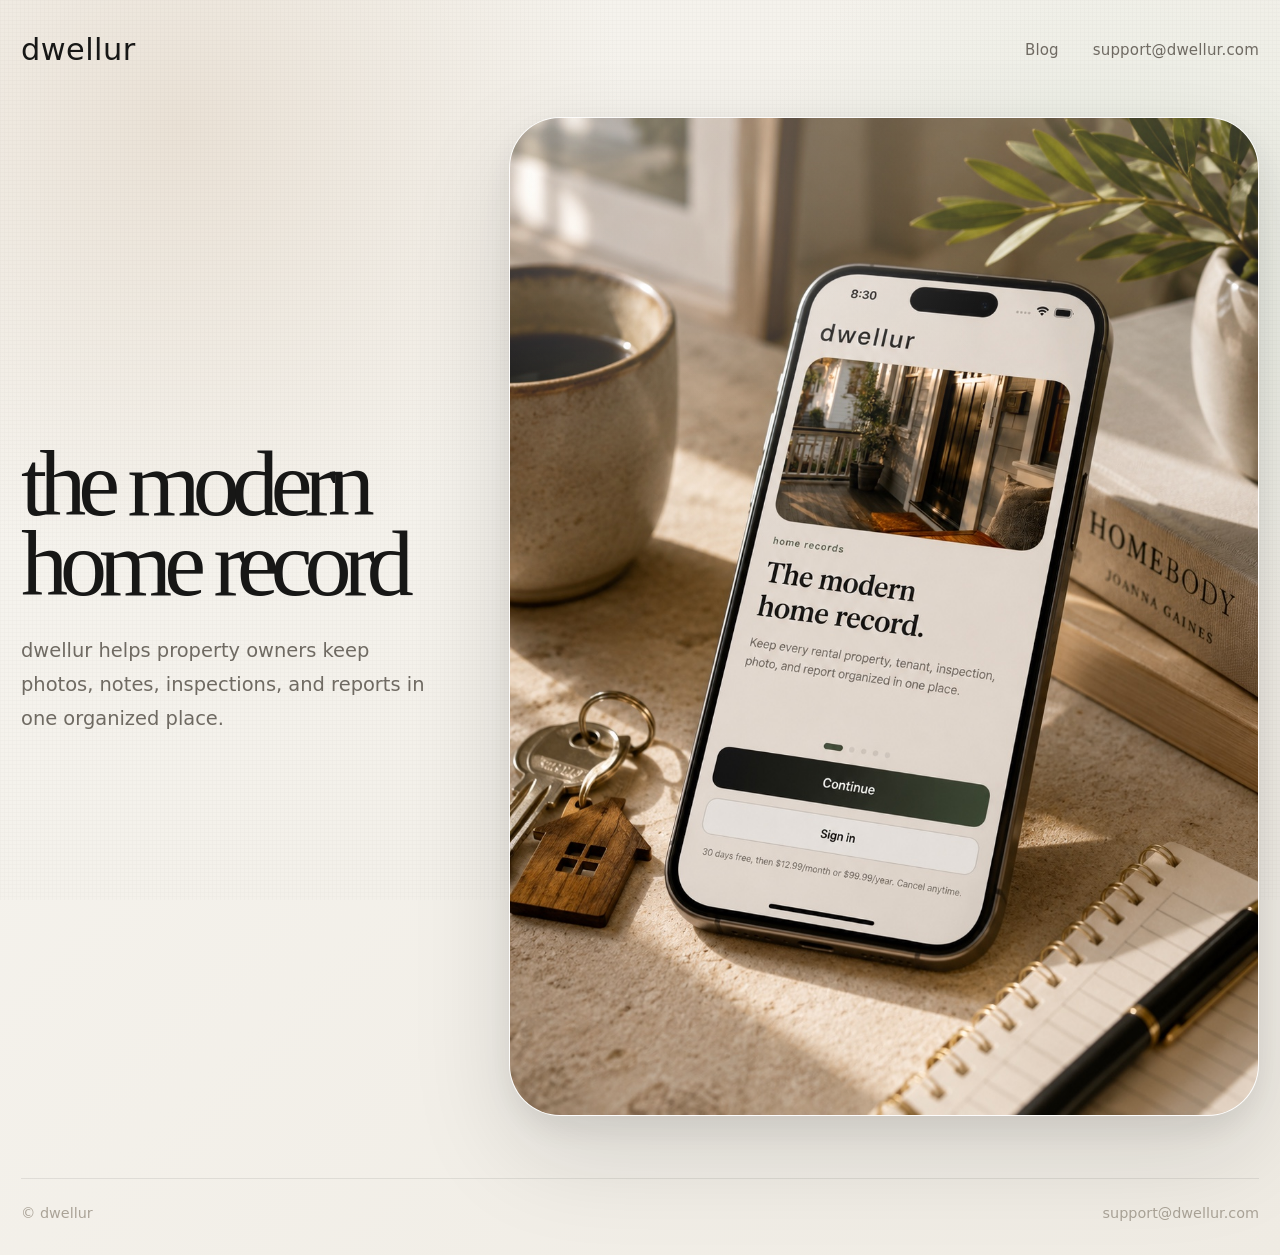
<file: index.html>
<!doctype html>
<html lang="en">
  <head>
    <meta charset="utf-8" />
    <meta name="viewport" content="width=device-width, initial-scale=1" />
    <title>dwellur — the modern home record</title>
    <meta
      name="description"
      content="dwellur helps property owners keep photos, notes, inspections, and reports in one organized place."
    />
    <link rel="icon" href="favicon.ico" sizes="any" />
    <link rel="icon" type="image/png" href="favicon.png" />
    <link rel="apple-touch-icon" href="apple-touch-icon.png" />
    <link rel="stylesheet" href="styles.css" />
  </head>

  <body>
    <div class="noise" aria-hidden="true"></div>

    <main class="page">
      <header class="nav" aria-label="Site header">
        <a class="brand" href="index.html" aria-label="dwellur home">dwellur</a>
        <nav class="nav-links" aria-label="Site navigation">
          <a class="nav-link" href="blog.html">Blog</a>
          <a class="contact" href="mailto:support@dwellur.com">support@dwellur.com</a>
        </nav>
      </header>

      <section class="hero" aria-labelledby="hero-title">
        <div class="hero-copy">
          <h1 id="hero-title">the modern home record</h1>
          <p class="lede">
            dwellur helps property owners keep photos, notes, inspections, and reports in one organized place.
          </p>
        </div>

        <figure class="image-card">
          <img
            src="dwellur-hero.jpg"
            alt="dwellur app displayed on an iPhone in a warm modern home setting"
          />
        </figure>
      </section>

      <footer class="footer">
        <span>© dwellur</span>
        <a href="mailto:support@dwellur.com">support@dwellur.com</a>
      </footer>
    </main>
  </body>
</html>
</file>
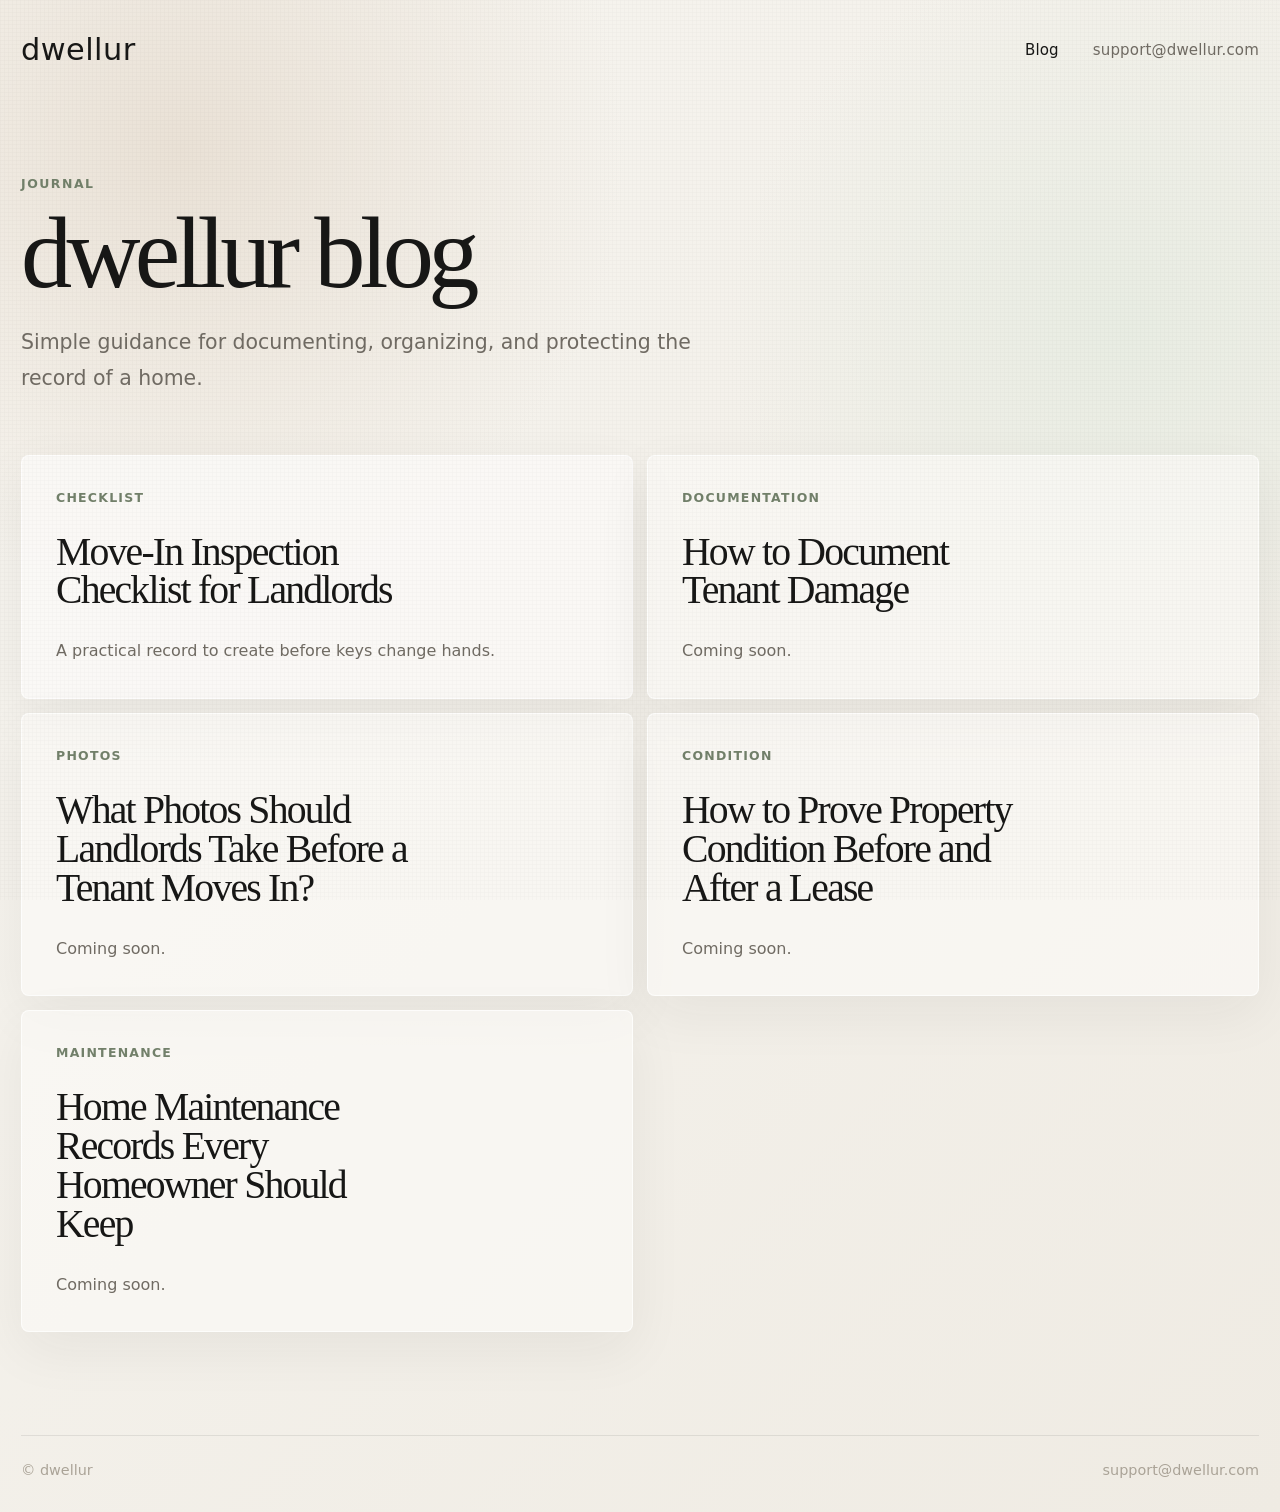
<file: blog.html>
<!doctype html>
<html lang="en">
  <head>
    <meta charset="utf-8" />
    <meta name="viewport" content="width=device-width, initial-scale=1" />
    <title>dwellur blog | Home documentation guidance</title>
    <meta
      name="description"
      content="Simple guidance from dwellur for documenting, organizing, and protecting the record of a home."
    />
    <meta name="robots" content="index, follow" />
    <meta property="og:title" content="dwellur blog" />
    <meta
      property="og:description"
      content="Simple guidance for documenting, organizing, and protecting the record of a home."
    />
    <meta property="og:type" content="website" />
    <link rel="icon" href="favicon.ico" sizes="any" />
    <link rel="icon" type="image/png" href="favicon.png" />
    <link rel="apple-touch-icon" href="apple-touch-icon.png" />
    <link rel="stylesheet" href="styles.css" />
  </head>

  <body>
    <div class="noise" aria-hidden="true"></div>

    <main class="page content-page">
      <header class="nav" aria-label="Site header">
        <a class="brand" href="index.html" aria-label="dwellur home">dwellur</a>
        <nav class="nav-links" aria-label="Site navigation">
          <a class="nav-link" href="blog.html" aria-current="page">Blog</a>
          <a class="contact" href="mailto:support@dwellur.com">support@dwellur.com</a>
        </nav>
      </header>

      <section class="blog-hero" aria-labelledby="blog-title">
        <p class="eyebrow">Journal</p>
        <h1 id="blog-title" class="blog-title">dwellur blog</h1>
        <p class="blog-subtitle">
          Simple guidance for documenting, organizing, and protecting the record of a home.
        </p>
      </section>

      <section class="blog-grid" aria-label="Blog articles">
        <a class="blog-card is-linked" href="move-in-inspection-checklist.html">
          <span>Checklist</span>
          <h2>Move-In Inspection Checklist for Landlords</h2>
          <p>A practical record to create before keys change hands.</p>
        </a>

        <article class="blog-card">
          <span>Documentation</span>
          <h2>How to Document Tenant Damage</h2>
          <p>Coming soon.</p>
        </article>

        <article class="blog-card">
          <span>Photos</span>
          <h2>What Photos Should Landlords Take Before a Tenant Moves In?</h2>
          <p>Coming soon.</p>
        </article>

        <article class="blog-card">
          <span>Condition</span>
          <h2>How to Prove Property Condition Before and After a Lease</h2>
          <p>Coming soon.</p>
        </article>

        <article class="blog-card">
          <span>Maintenance</span>
          <h2>Home Maintenance Records Every Homeowner Should Keep</h2>
          <p>Coming soon.</p>
        </article>
      </section>

      <footer class="footer">
        <span>© dwellur</span>
        <a href="mailto:support@dwellur.com">support@dwellur.com</a>
      </footer>
    </main>
  </body>
</html>
</file>
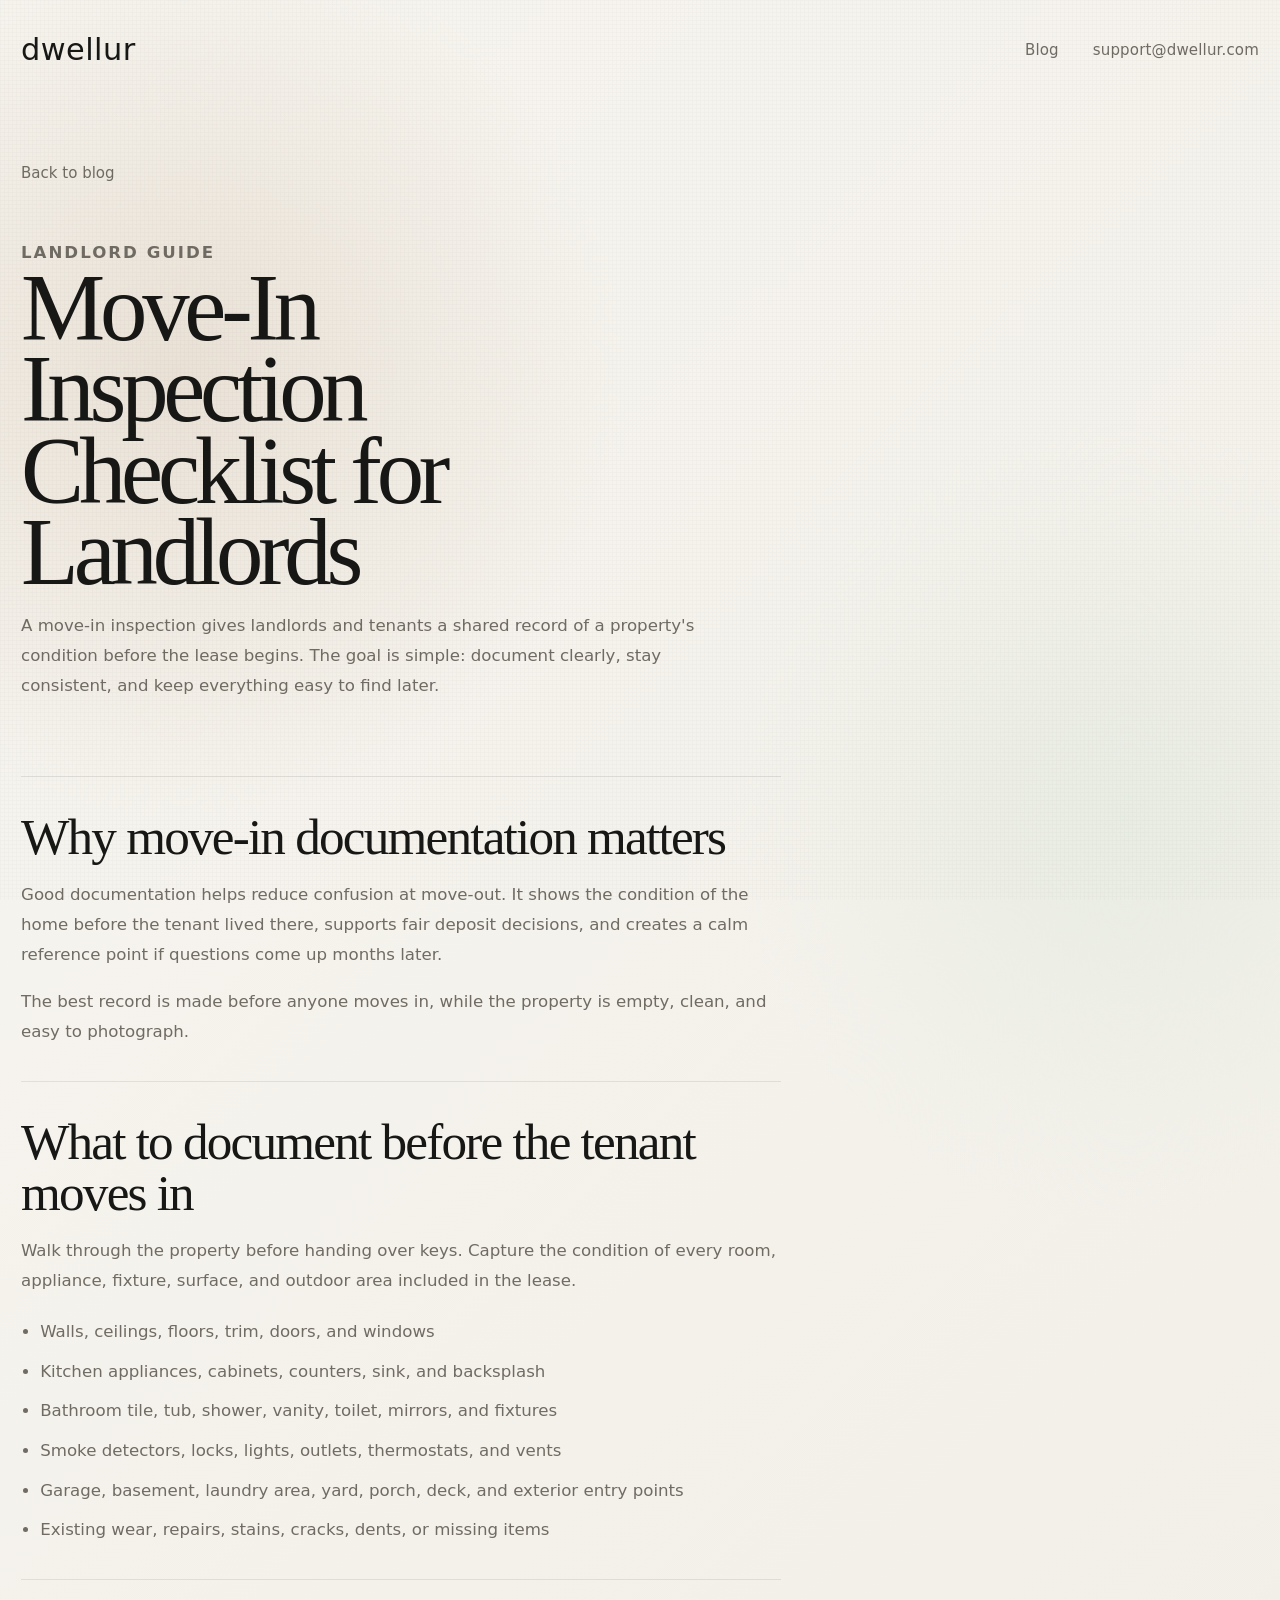
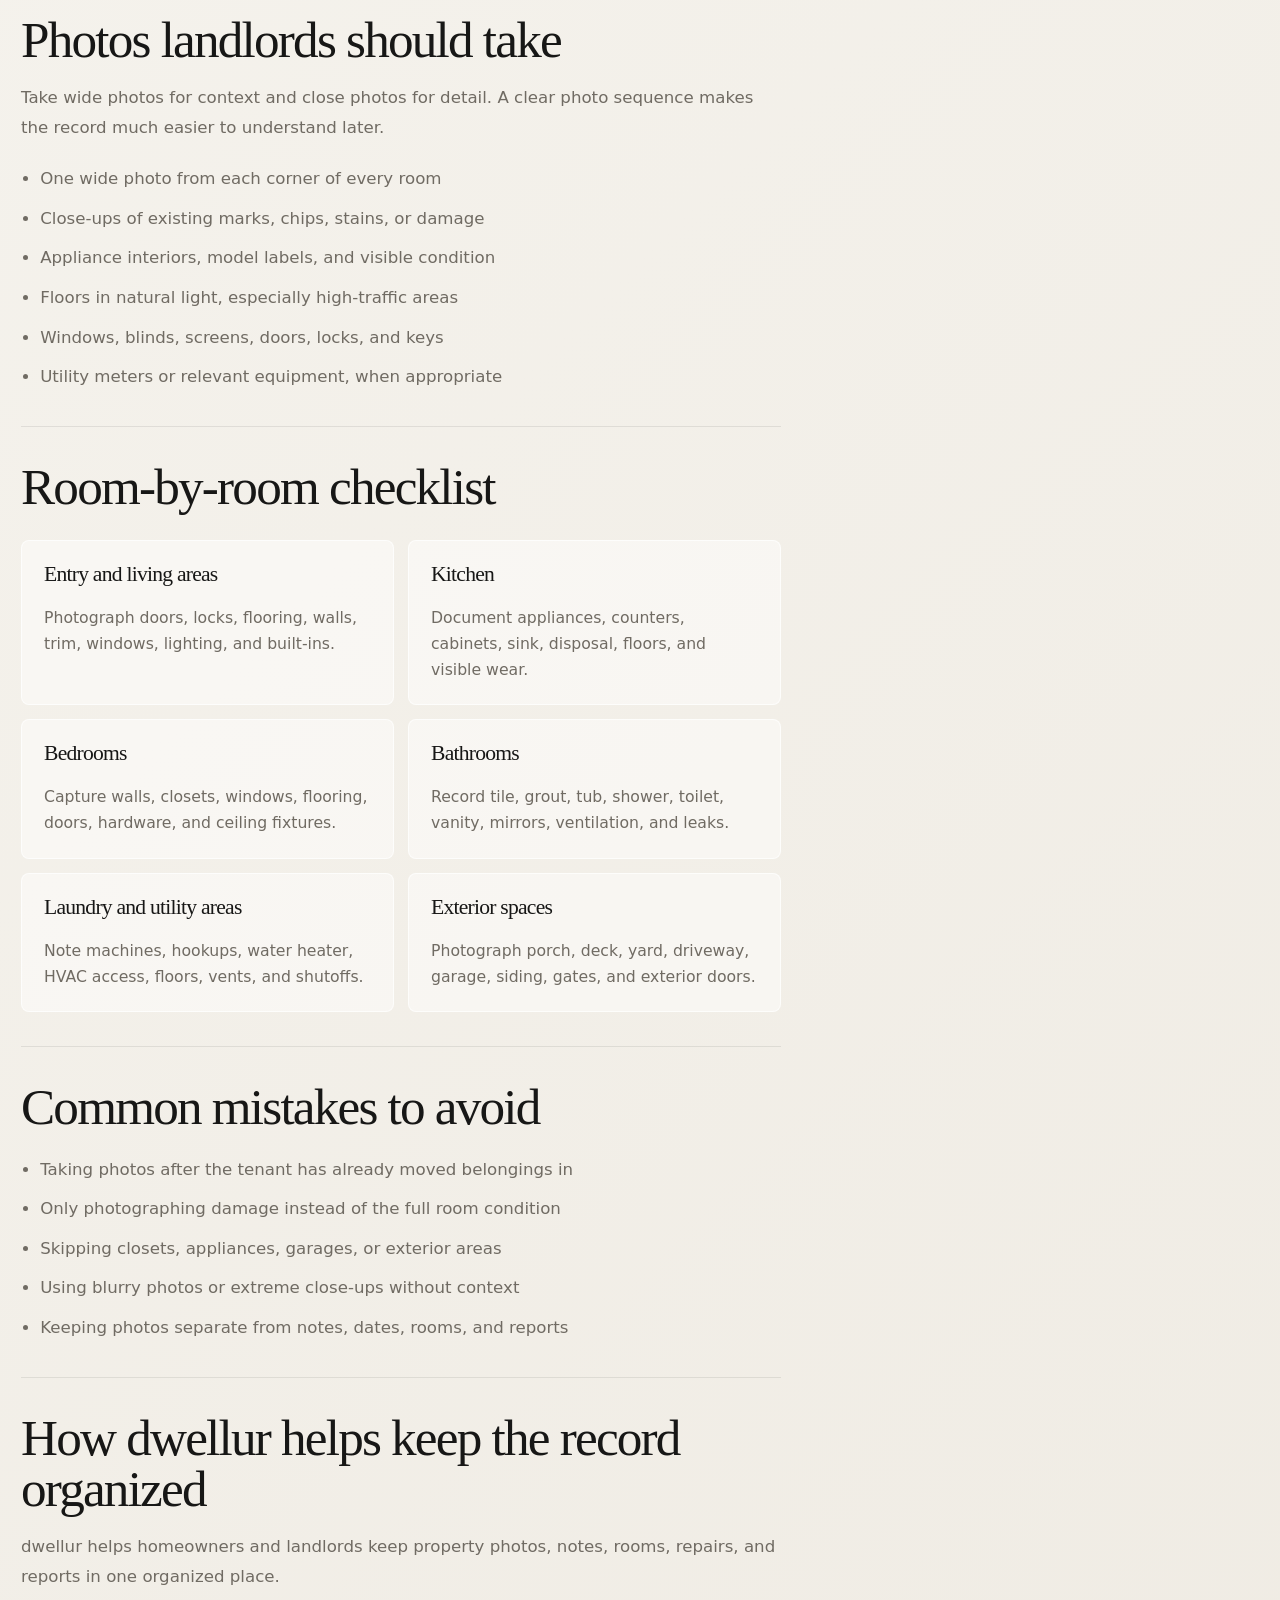
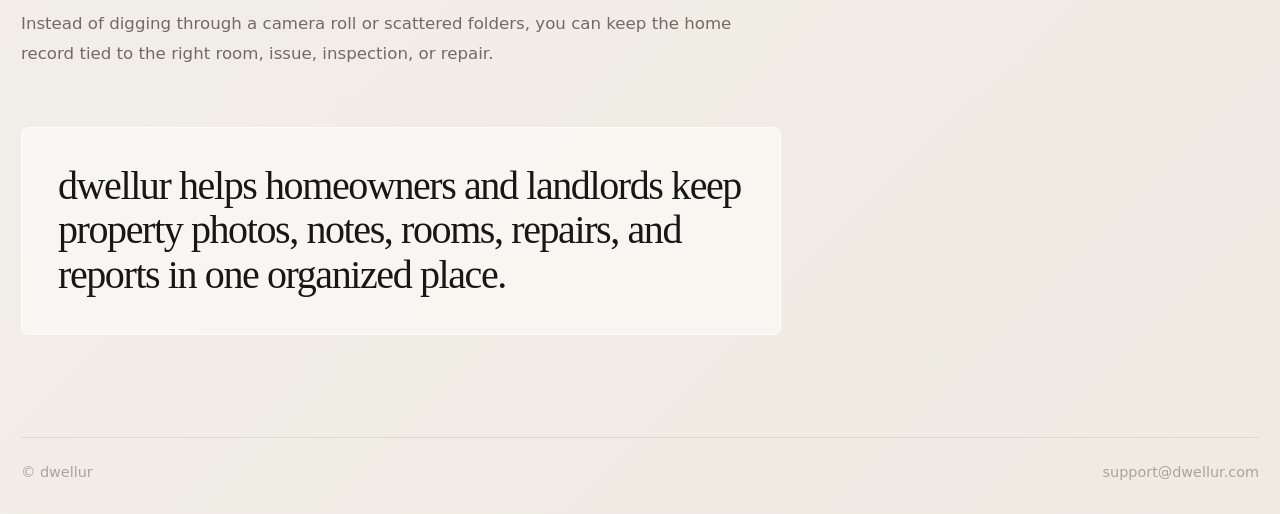
<file: move-in-inspection-checklist.html>
<!doctype html>
<html lang="en">
  <head>
    <meta charset="utf-8" />
    <meta name="viewport" content="width=device-width, initial-scale=1" />
    <title>Move-In Inspection Checklist for Landlords | dwellur</title>
    <meta
      name="description"
      content="A simple move-in inspection checklist for landlords, including what to document, which photos to take, and common mistakes to avoid."
    />
    <meta name="robots" content="index, follow" />
    <meta property="og:title" content="Move-In Inspection Checklist for Landlords" />
    <meta
      property="og:description"
      content="A practical guide to documenting property condition before a tenant moves in."
    />
    <meta property="og:type" content="article" />
    <link rel="icon" href="favicon.ico" sizes="any" />
    <link rel="icon" type="image/png" href="favicon.png" />
    <link rel="apple-touch-icon" href="apple-touch-icon.png" />
    <link rel="stylesheet" href="styles.css" />
  </head>

  <body>
    <div class="noise" aria-hidden="true"></div>

    <main class="page content-page article-page">
      <header class="nav" aria-label="Site header">
        <a class="brand" href="index.html" aria-label="dwellur home">dwellur</a>
        <nav class="nav-links" aria-label="Site navigation">
          <a class="nav-link" href="blog.html">Blog</a>
          <a class="contact" href="mailto:support@dwellur.com">support@dwellur.com</a>
        </nav>
      </header>

      <article class="article">
        <a class="back-link" href="blog.html">Back to blog</a>

        <header class="article-header">
          <p class="eyebrow">Landlord guide</p>
          <h1 class="article-title">Move-In Inspection Checklist for Landlords</h1>
          <p class="article-intro">
            A move-in inspection gives landlords and tenants a shared record of a property's
            condition before the lease begins. The goal is simple: document clearly, stay consistent,
            and keep everything easy to find later.
          </p>
        </header>

        <section>
          <h2>Why move-in documentation matters</h2>
          <p>
            Good documentation helps reduce confusion at move-out. It shows the condition of the
            home before the tenant lived there, supports fair deposit decisions, and creates a calm
            reference point if questions come up months later.
          </p>
          <p>
            The best record is made before anyone moves in, while the property is empty, clean, and
            easy to photograph.
          </p>
        </section>

        <section>
          <h2>What to document before the tenant moves in</h2>
          <p>
            Walk through the property before handing over keys. Capture the condition of every room,
            appliance, fixture, surface, and outdoor area included in the lease.
          </p>
          <ul>
            <li>Walls, ceilings, floors, trim, doors, and windows</li>
            <li>Kitchen appliances, cabinets, counters, sink, and backsplash</li>
            <li>Bathroom tile, tub, shower, vanity, toilet, mirrors, and fixtures</li>
            <li>Smoke detectors, locks, lights, outlets, thermostats, and vents</li>
            <li>Garage, basement, laundry area, yard, porch, deck, and exterior entry points</li>
            <li>Existing wear, repairs, stains, cracks, dents, or missing items</li>
          </ul>
        </section>

        <section>
          <h2>Photos landlords should take</h2>
          <p>
            Take wide photos for context and close photos for detail. A clear photo sequence makes
            the record much easier to understand later.
          </p>
          <ul>
            <li>One wide photo from each corner of every room</li>
            <li>Close-ups of existing marks, chips, stains, or damage</li>
            <li>Appliance interiors, model labels, and visible condition</li>
            <li>Floors in natural light, especially high-traffic areas</li>
            <li>Windows, blinds, screens, doors, locks, and keys</li>
            <li>Utility meters or relevant equipment, when appropriate</li>
          </ul>
        </section>

        <section>
          <h2>Room-by-room checklist</h2>
          <div class="checklist-grid">
            <div>
              <h3>Entry and living areas</h3>
              <p>Photograph doors, locks, flooring, walls, trim, windows, lighting, and built-ins.</p>
            </div>
            <div>
              <h3>Kitchen</h3>
              <p>Document appliances, counters, cabinets, sink, disposal, floors, and visible wear.</p>
            </div>
            <div>
              <h3>Bedrooms</h3>
              <p>Capture walls, closets, windows, flooring, doors, hardware, and ceiling fixtures.</p>
            </div>
            <div>
              <h3>Bathrooms</h3>
              <p>Record tile, grout, tub, shower, toilet, vanity, mirrors, ventilation, and leaks.</p>
            </div>
            <div>
              <h3>Laundry and utility areas</h3>
              <p>Note machines, hookups, water heater, HVAC access, floors, vents, and shutoffs.</p>
            </div>
            <div>
              <h3>Exterior spaces</h3>
              <p>Photograph porch, deck, yard, driveway, garage, siding, gates, and exterior doors.</p>
            </div>
          </div>
        </section>

        <section>
          <h2>Common mistakes to avoid</h2>
          <ul>
            <li>Taking photos after the tenant has already moved belongings in</li>
            <li>Only photographing damage instead of the full room condition</li>
            <li>Skipping closets, appliances, garages, or exterior areas</li>
            <li>Using blurry photos or extreme close-ups without context</li>
            <li>Keeping photos separate from notes, dates, rooms, and reports</li>
          </ul>
        </section>

        <section>
          <h2>How dwellur helps keep the record organized</h2>
          <p>
            dwellur helps homeowners and landlords keep property photos, notes, rooms, repairs, and
            reports in one organized place.
          </p>
          <p>
            Instead of digging through a camera roll or scattered folders, you can keep the home
            record tied to the right room, issue, inspection, or repair.
          </p>
        </section>

        <aside class="article-cta">
          <p>
            dwellur helps homeowners and landlords keep property photos, notes, rooms, repairs, and
            reports in one organized place.
          </p>
        </aside>
      </article>

      <footer class="footer">
        <span>© dwellur</span>
        <a href="mailto:support@dwellur.com">support@dwellur.com</a>
      </footer>
    </main>
  </body>
</html>
</file>
<file: styles.css>
/* dwellur premium static landing page */

:root {
  --background: #f7f5f0;
  --paper: #fbfaf7;
  --text: #171716;
  --muted: #706b63;
  --soft: #aaa397;
  --line: rgba(26, 26, 26, 0.09);
  --sage: #72806a;
  --stone: #e8dfd3;
  --shadow: rgba(26, 26, 26, 0.13);
}

* {
  box-sizing: border-box;
}

html {
  min-height: 100%;
  background: var(--background);
}

body {
  min-height: 100%;
  margin: 0;
  color: var(--text);
  background:
    radial-gradient(circle at 14% 10%, rgba(232, 223, 211, 0.9), transparent 28rem),
    radial-gradient(circle at 88% 22%, rgba(231, 236, 226, 0.9), transparent 25rem),
    linear-gradient(135deg, #f7f5f0 0%, #efebe3 100%);
  font-family:
    Inter, ui-sans-serif, system-ui, -apple-system, BlinkMacSystemFont, "Segoe UI",
    sans-serif;
}

.noise {
  pointer-events: none;
  position: fixed;
  inset: 0;
  opacity: 0.035;
  background-image:
    linear-gradient(90deg, rgba(0,0,0,.5) 1px, transparent 1px),
    linear-gradient(rgba(0,0,0,.5) 1px, transparent 1px);
  background-size: 4px 4px;
  mix-blend-mode: multiply;
}

a {
  color: inherit;
  text-decoration: none;
}

.page {
  width: min(1320px, calc(100% - 42px));
  min-height: 100vh;
  margin: 0 auto;
  display: grid;
  grid-template-rows: auto 1fr auto;
}

.nav {
  display: flex;
  justify-content: space-between;
  align-items: center;
  gap: 22px;
  padding: 32px 0;
}

.brand {
  font-size: clamp(1.35rem, 1.1rem + 1vw, 2.15rem);
  font-weight: 500;
  letter-spacing: 0.015em;
}

.nav-links {
  display: flex;
  align-items: center;
  justify-content: flex-end;
  gap: clamp(18px, 3vw, 34px);
}

.nav-link,
.contact {
  color: var(--muted);
  font-size: 0.94rem;
  letter-spacing: 0.01em;
  transition: color 180ms ease, opacity 180ms ease;
}

.nav-link:hover,
.nav-link[aria-current="page"],
.contact:hover {
  color: var(--text);
}

.hero {
  display: grid;
  grid-template-columns: 0.72fr 1.28fr;
  align-items: center;
  gap: clamp(32px, 5.2vw, 78px);
  padding: 18px 0 62px;
}

.hero-copy {
  max-width: 480px;
  padding-bottom: 6vh;
}
h1 {
  margin: 0;
  max-width: 10ch;
  font-family: Georgia, "Times New Roman", serif;
  font-size: clamp(3.8rem, 7.35vw, 8.15rem);
  line-height: 0.86;
  letter-spacing: -0.085em;
  font-weight: 500;
}

.lede {
  margin: 30px 0 0;
  color: var(--muted);
  font-size: clamp(1rem, 0.96rem + 0.32vw, 1.22rem);
  line-height: 1.75;
}

.image-card {
  position: relative;
  margin: 0;
  overflow: hidden;
  border-radius: clamp(28px, 4vw, 56px);
  border: 1px solid rgba(255,255,255,0.7);
  background: var(--paper);
  box-shadow:
    0 38px 100px var(--shadow),
    0 12px 34px rgba(26, 26, 26, 0.08),
    inset 0 1px 0 rgba(255, 255, 255, 0.85);
}

.image-card::before {
  content: "";
  position: absolute;
  inset: 0;
  z-index: 1;
  background:
    linear-gradient(180deg, rgba(255,255,255,0.16), transparent 36%),
    radial-gradient(circle at 20% 10%, rgba(255,255,255,0.24), transparent 22rem);
  pointer-events: none;
}

.image-card img {
  display: block;
  width: 100%;
  height: auto;
  min-height: 0;
  aspect-ratio: auto;
  object-fit: contain;
  object-position: center center;
}

.footer {
  display: flex;
  justify-content: space-between;
  gap: 20px;
  padding: 26px 0 34px;
  border-top: 1px solid var(--line);
  color: var(--soft);
  font-size: 0.9rem;
}

.footer a:hover {
  color: var(--text);
}

.content-page {
  grid-template-rows: auto auto 1fr auto;
}

.article-page {
  grid-template-rows: auto 1fr auto;
}

.eyebrow {
  margin: 0 0 18px;
  color: var(--sage);
  font-size: 0.78rem;
  font-weight: 600;
  letter-spacing: 0.12em;
  text-transform: uppercase;
}

.blog-hero {
  max-width: 760px;
  padding: clamp(28px, 6vw, 80px) 0 clamp(28px, 5vw, 58px);
}

.blog-title,
.article-title {
  max-width: 12ch;
  letter-spacing: -0.055em;
}

.blog-title {
  font-size: clamp(3.4rem, 8vw, 7rem);
}

.blog-subtitle,
.article-intro {
  margin: 28px 0 0;
  max-width: 690px;
  color: var(--muted);
  font-size: clamp(1.06rem, 1rem + 0.35vw, 1.28rem);
  line-height: 1.75;
}

.blog-grid {
  display: grid;
  grid-template-columns: repeat(2, minmax(0, 1fr));
  gap: 14px;
  padding: 0 0 clamp(58px, 8vw, 104px);
}

.blog-card {
  display: flex;
  min-height: 210px;
  flex-direction: column;
  justify-content: space-between;
  gap: 28px;
  padding: clamp(24px, 3vw, 34px);
  border: 1px solid rgba(255, 255, 255, 0.72);
  border-radius: 8px;
  background: rgba(251, 250, 247, 0.68);
  box-shadow: 0 18px 56px rgba(26, 26, 26, 0.06);
}

.blog-card span {
  color: var(--sage);
  font-size: 0.78rem;
  font-weight: 600;
  letter-spacing: 0.1em;
  text-transform: uppercase;
}

.blog-card h2 {
  margin: auto 0 0;
  max-width: 18ch;
  font-family: Georgia, "Times New Roman", serif;
  font-size: clamp(1.85rem, 3.1vw, 3rem);
  font-weight: 500;
  line-height: 0.98;
  letter-spacing: -0.045em;
}

.blog-card p {
  margin: 0;
  max-width: 28rem;
  color: var(--muted);
  line-height: 1.6;
}

.blog-card.is-linked {
  background: rgba(251, 250, 247, 0.86);
  transition:
    transform 180ms ease,
    border-color 180ms ease,
    box-shadow 180ms ease;
}

.blog-card.is-linked:hover {
  transform: translateY(-3px);
  border-color: rgba(114, 128, 106, 0.28);
  box-shadow: 0 24px 68px rgba(26, 26, 26, 0.1);
}

.article {
  width: min(760px, 100%);
  padding: clamp(24px, 5vw, 68px) 0 clamp(58px, 8vw, 104px);
}

.back-link {
  display: inline-flex;
  margin-bottom: 38px;
  color: var(--muted);
  font-size: 0.94rem;
  transition: color 180ms ease;
}

.back-link:hover {
  color: var(--text);
}

.article-header {
  margin-bottom: clamp(42px, 7vw, 76px);
}

.article-title {
  font-size: clamp(3rem, 7.4vw, 6.6rem);
}

.article section {
  padding: 34px 0;
  border-top: 1px solid var(--line);
}

.article h2,
.article h3 {
  margin: 0;
  font-family: Georgia, "Times New Roman", serif;
  font-weight: 500;
  letter-spacing: -0.035em;
}

.article h2 {
  font-size: clamp(2rem, 4vw, 3.5rem);
  line-height: 1;
}

.article h3 {
  font-size: 1.35rem;
  line-height: 1.1;
}

.article p,
.article li {
  color: var(--muted);
  font-size: 1.04rem;
  line-height: 1.78;
}

.article p {
  margin: 18px 0 0;
}

.article ul {
  margin: 22px 0 0;
  padding-left: 1.2rem;
}

.article li + li {
  margin-top: 10px;
}

.checklist-grid {
  display: grid;
  grid-template-columns: repeat(2, minmax(0, 1fr));
  gap: 14px;
  margin-top: 28px;
}

.checklist-grid div,
.article-cta {
  border: 1px solid rgba(255, 255, 255, 0.72);
  border-radius: 8px;
  background: rgba(251, 250, 247, 0.7);
}

.checklist-grid div {
  padding: 22px;
}

.checklist-grid p {
  font-size: 0.98rem;
  line-height: 1.65;
}

.article-cta {
  margin-top: 24px;
  padding: clamp(24px, 4vw, 36px);
}

.article-cta p {
  margin: 0;
  color: var(--text);
  font-family: Georgia, "Times New Roman", serif;
  font-size: clamp(1.6rem, 3.2vw, 2.5rem);
  line-height: 1.12;
  letter-spacing: -0.035em;
}

@media (max-width: 920px) {
  .hero {
    grid-template-columns: 1fr;
    gap: 36px;
    padding-top: 0;
  }

  .hero-copy {
    order: 2;
    max-width: 680px;
    padding-bottom: 0;
  }

  .image-card {
    order: 1;
  }

  .image-card img {
    height: auto;
    min-height: 0;
    aspect-ratio: auto;
  }

  h1 {
    max-width: 11ch;
    font-size: clamp(3.7rem, 15vw, 7rem);
  }

  .blog-grid,
  .checklist-grid {
    grid-template-columns: 1fr;
  }

  .blog-title {
    font-size: clamp(3.4rem, 14vw, 6.4rem);
  }

  .article-title {
    font-size: clamp(3rem, 13vw, 6rem);
  }
}

@media (max-width: 560px) {
  .page {
    width: min(100% - 28px, 520px);
  }

  .nav {
    align-items: flex-start;
    flex-direction: column;
    gap: 8px;
    padding: 24px 0;
  }

  .contact {
    font-size: 0.9rem;
  }

  .nav-links {
    align-items: flex-start;
    flex-direction: column;
    gap: 8px;
  }

  .image-card {
    border-radius: 28px;
  }

  .footer {
    flex-direction: column;
    gap: 8px;
  }
}
</file>
